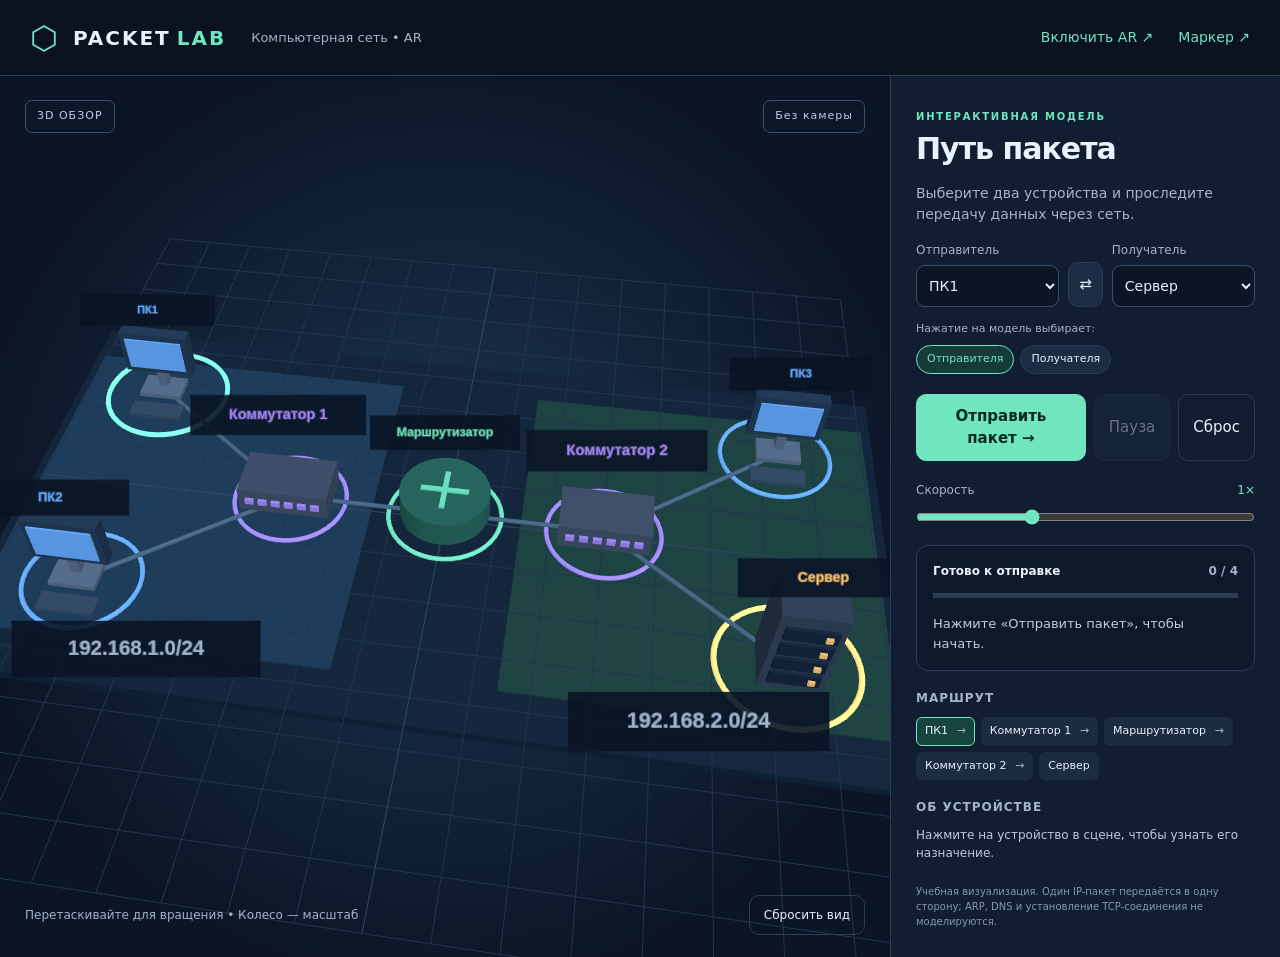
<file: ar-network/index.html>
<!doctype html>
<html lang="ru">
<head>
  <meta charset="utf-8">
  <meta name="viewport" content="width=device-width,initial-scale=1,viewport-fit=cover">
  <meta name="theme-color" content="#0b1220">
  <title>Packet Lab — сеть в дополненной реальности</title>
  <link rel="stylesheet" href="styles.css">
  <script defer src="vendor/aframe.min.js"></script>
  <script defer src="vendor/aframe-ar.js"></script>
  <script defer src="network.js"></script>
  <script defer src="app.js"></script>
</head>
<body>
  <header class="topbar"><a class="brand" href="index.html"><span class="logo">⬡</span> PACKET<span>LAB</span></a><span class="subtitle">Компьютерная сеть • AR</span><nav><a id="mode-link" href="?mode=ar">Включить AR ↗</a><a href="marker.html" target="_blank" rel="noopener">Маркер ↗</a></nav></header>
  <main>
    <section class="workspace" aria-label="Трёхмерная сеть">
      <div class="scene-top"><span id="mode-badge" class="badge">3D ОБЗОР</span><span id="tracking" class="badge">Без камеры</span></div>
      <div id="viewport"></div>
      <div id="welcome" class="welcome" hidden><span class="eyebrow">ДОПОЛНЕННАЯ РЕАЛЬНОСТЬ</span><h1>Поставьте сеть<br>на свой стол</h1><p>Откройте маркер на другом экране или распечатайте его. Затем включите камеру и наведите её на маркер.</p><button id="start-ar" class="primary">Включить камеру</button><p id="camera-message" role="status"></p></div>
      <div id="fatal" role="alert" hidden></div>
      <div class="scene-bottom"><span id="scene-hint">Перетаскивайте для вращения • Колесо — масштаб</span><button id="reset-view" class="ghost">Сбросить вид</button></div>
    </section>
    <aside class="panel">
      <div class="panel-heading"><div><span class="eyebrow">ИНТЕРАКТИВНАЯ МОДЕЛЬ</span><h1>Путь пакета</h1></div><button id="collapse" class="ghost" aria-expanded="true" aria-label="Свернуть панель">−</button></div>
      <div id="panel-body">
        <p class="intro">Выберите два устройства и проследите передачу данных через сеть.</p>
        <div class="selectors"><label>Отправитель<select id="source"></select></label><button id="swap" class="swap" title="Поменять устройства местами" aria-label="Поменять устройства местами">⇄</button><label>Получатель<select id="target"></select></label></div>
        <div class="selection-mode"><span>Нажатие на модель выбирает:</span><button id="pick-source" class="chip active" aria-pressed="true">Отправителя</button><button id="pick-target" class="chip" aria-pressed="false">Получателя</button></div>
        <div class="actions"><button id="send" class="primary">Отправить пакет →</button><button id="pause" disabled>Пауза</button><button id="reset" class="ghost">Сброс</button></div>
        <label class="speed-label" for="speed">Скорость <output id="speed-value">1×</output></label><input id="speed" type="range" min="0.5" max="2" step="0.25" value="1">
        <section class="status-card"><div class="status-head"><span id="state">Готово к отправке</span><span id="step-counter">0 / 0</span></div><progress id="progress" max="1" value="0" aria-label="Прогресс передачи"></progress><p id="explanation" role="status" aria-live="polite">Нажмите «Отправить пакет», чтобы начать.</p></section>
        <section class="route-section"><h2>Маршрут</h2><ol id="route"></ol></section>
        <section class="device-card"><h2 id="device-name">Об устройстве</h2><p id="device-description">Нажмите на устройство в сцене, чтобы узнать его назначение.</p></section>
        <p class="footnote">Учебная визуализация. Один IP-пакет передаётся в одну сторону; ARP, DNS и установление TCP-соединения не моделируются.</p>
      </div>
    </aside>
  </main>
  <noscript>Для работы проекта включите JavaScript в браузере.</noscript>
</body>
</html>
</file>
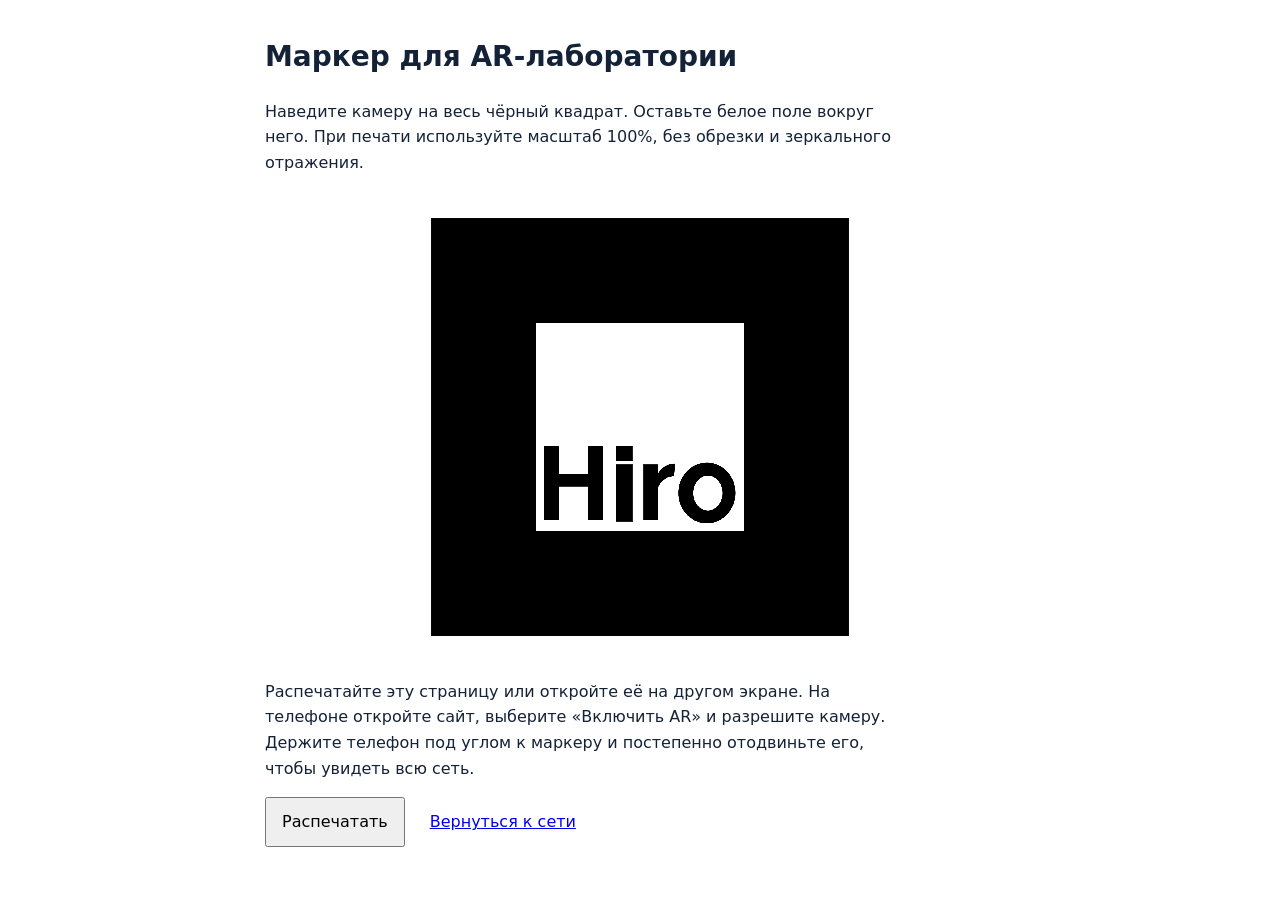
<file: ar-network/marker.html>
<!doctype html>
<html lang="ru"><head><meta charset="utf-8"><meta name="viewport" content="width=device-width,initial-scale=1"><title>Маркер Hiro — Packet Lab</title><style>
body{margin:35px auto;padding:0 24px;max-width:750px;color:#142238;font:16px/1.6 system-ui;background:white}h1{font-size:28px}img{display:block;width:120mm;max-width:90%;height:auto;margin:25px auto;image-rendering:pixelated}button,a{font:inherit;padding:10px 15px;margin-right:10px}button{cursor:pointer}p{max-width:650px}@media print{@page{size:A4;margin:20mm}body{margin:0;padding:0}.no-print{display:none}img{max-width:none;width:120mm}h1{font-size:22px}}
</style></head><body><h1>Маркер для AR-лаборатории</h1><p>Наведите камеру на весь чёрный квадрат. Оставьте белое поле вокруг него. При печати используйте масштаб 100%, без обрезки и зеркального отражения.</p><img src="assets/hiro.png" alt="Маркер Hiro с чёрной квадратной рамкой"><p class="no-print">Распечатайте эту страницу или откройте её на другом экране. На телефоне откройте сайт, выберите «Включить AR» и разрешите камеру. Держите телефон под углом к маркеру и постепенно отодвиньте его, чтобы увидеть всю сеть.</p><div class="no-print"><button onclick="window.print()">Распечатать</button><a href="index.html">Вернуться к сети</a></div></body></html>
</file>
<file: ar-network/styles.css>
:root{color-scheme:dark;--bg:#0b1220;--panel:#111d30;--ink:#e9f1fb;--muted:#a3b4ca;--line:#2a3d55;--mint:#70e5c0;--blue:#6eacff}*{box-sizing:border-box}body{margin:0;background:var(--bg);color:var(--ink);font:15px/1.5 system-ui,-apple-system,"Segoe UI",sans-serif}a{color:var(--mint);text-decoration:none}button,select,input{font:inherit}button,a,select,input{touch-action:manipulation}button{border:1px solid var(--line);border-radius:10px;padding:10px 14px;background:#1b2c43;color:var(--ink);cursor:pointer}button:hover{border-color:var(--mint)}button:disabled{opacity:.4;cursor:not-allowed}button:focus-visible,a:focus-visible,select:focus-visible{outline:3px solid var(--blue);outline-offset:3px}.topbar{height:76px;padding:0 30px;display:flex;gap:25px;align-items:center;border-bottom:1px solid var(--line);position:relative;z-index:5;background:var(--bg)}.brand{display:flex;align-items:center;font-weight:800;color:var(--ink);letter-spacing:2px;font-size:20px;gap:6px}.brand>span:last-child{color:var(--mint)}.logo{font-size:32px;color:var(--mint);margin-right:7px}.subtitle{color:var(--muted);font-size:13px}nav{margin-left:auto;display:flex;gap:25px;font-size:14px}main{display:grid;grid-template-columns:minmax(0,1fr) 390px;min-height:calc(100dvh - 76px)}.workspace{position:relative;min-height:620px;overflow:hidden;background:radial-gradient(ellipse at center,#1c3650,#0b1526 75%)}#viewport{position:absolute;inset:0}#viewport canvas{display:block;touch-action:none} .scene-top,.scene-bottom{position:absolute;left:25px;right:25px;display:flex;align-items:center;justify-content:space-between;gap:12px;z-index:2;pointer-events:none}.scene-top{top:24px}.scene-bottom{bottom:22px;font-size:12px;color:var(--muted)}.scene-bottom button{pointer-events:auto}.badge{font-size:11px;letter-spacing:1px;padding:7px 11px;border:1px solid #39506b;border-radius:7px;background:#0c172bd9;color:#bcd0e8}.badge.found{color:var(--mint);border-color:var(--mint)}.panel{padding:28px 25px;background:var(--panel);border-left:1px solid var(--line);z-index:4}.panel-heading{display:flex;align-items:center;justify-content:space-between}.eyebrow{font-size:10px;letter-spacing:1.8px;color:var(--mint);font-weight:700}h1{font-size:30px;letter-spacing:-1px;margin:4px 0 16px;line-height:1.2}h2{font-size:12px;letter-spacing:1px;text-transform:uppercase;margin:18px 0 10px;color:var(--muted)}p{margin:0 0 16px}.intro{color:var(--muted);font-size:14px}.selectors{display:flex;align-items:flex-end;gap:9px}label{display:block;font-size:12px;color:var(--muted)}.selectors label{flex:1;min-width:0}select{width:100%;margin-top:6px;background:#0b1526;color:var(--ink);padding:11px 8px;border:1px solid #39506b;border-radius:9px;font-size:14px}.swap{padding:10px}.selection-mode{display:flex;flex-wrap:wrap;gap:6px;margin:14px 0 20px;font-size:11px;color:var(--muted)}.selection-mode span{width:100%;margin-bottom:2px}.chip{font-size:11px;padding:5px 10px;border-radius:30px}.chip.active{color:var(--mint);border-color:var(--mint);background:#163b3a}.actions{display:flex;gap:8px;flex-wrap:wrap}.primary{background:var(--mint);color:#09291f;font-weight:700;border-color:var(--mint)}.actions .primary{flex:1}.ghost{background:transparent}.speed-label{display:flex;justify-content:space-between;margin-top:20px}output{color:var(--mint)}input[type=range]{width:100%;accent-color:var(--mint);margin:10px 0 20px}.status-card{padding:16px;border:1px solid var(--line);background:#0d182a;border-radius:12px}.status-head{display:flex;justify-content:space-between;gap:8px;font-size:12px;font-weight:600}#step-counter{color:var(--muted);white-space:nowrap}progress{width:100%;height:5px;appearance:none;margin:13px 0;background:var(--line);border:0}progress::-webkit-progress-bar{background:var(--line);border-radius:5px}progress::-webkit-progress-value{background:var(--mint);border-radius:5px}progress::-moz-progress-bar{background:var(--mint)}#explanation{font-size:13px;color:#c0cee0;margin:0;min-height:40px}#route{list-style:none;margin:0;padding:0;display:flex;flex-wrap:wrap;gap:6px;align-items:center}#route li{font-size:11px;background:#1b2b40;padding:5px 8px;border-radius:6px;border:1px solid transparent}#route li.done{color:var(--mint);border-color:#367564}#route li.current{border-color:var(--mint);background:#17443e}#route li:not(:last-child)::after{content:' →';color:var(--muted);margin-left:5px}.device-card p{font-size:12px;color:#bbcadc;margin:0}.footnote{font-size:10px;color:#8298b2;margin:22px 0 0}#collapse{display:none}.welcome{position:absolute;inset:0;z-index:3;background:#0c172bee;display:flex;flex-direction:column;align-items:center;justify-content:center;text-align:center;padding:40px}.welcome h1{font-size:44px;margin:18px 0}.welcome p{max-width:390px;color:var(--muted)}[hidden]{display:none!important}#fatal{position:absolute;z-index:8;inset:80px 25px auto;padding:24px;border:1px solid #fb9d9d;background:#391e2b;border-radius:12px}body.ar{background:transparent}body.ar .workspace{background:transparent}body.ar #viewport{z-index:0}body.ar .scene-top{top:12px}body.ar .scene-bottom{bottom:12px}body.ar #arjs-video{z-index:-1!important}body.ar a-scene{position:absolute!important;inset:0!important;width:100%!important;height:100%!important}body.ar .topbar{background:#0b1220e8}body.ar .scene-bottom span{background:#0b1220c9;padding:6px;border-radius:5px}body.ar .panel{background:#111d30f5}body.ar .workspace{min-height:620px}body.ar #viewport{position:fixed;inset:0;z-index:0}body.ar .scene-top{z-index:2}body.ar main{position:relative}body.ar .panel{position:relative}body.ar .welcome{z-index:3}body.ar #reset-view{display:none}
@media(max-width:950px){.subtitle{display:none}main{grid-template-columns:minmax(0,1fr) 345px}.panel{padding:22px 18px}.topbar{padding:0 20px}}
@media(max-width:700px){.topbar{height:62px;padding:0 14px;gap:5px}.brand{font-size:15px;letter-spacing:1px}.logo{font-size:25px;margin-right:2px}nav{gap:13px;font-size:11px}main{display:flex;flex-direction:column;min-height:calc(100dvh - 62px)}.workspace{min-height:0;height:48dvh;flex-shrink:0}.scene-top{top:15px;left:14px;right:14px}.scene-bottom{left:14px;right:14px;bottom:14px;font-size:10px}.scene-bottom button{font-size:10px;padding:7px}.badge{font-size:9px;padding:5px 8px}.panel{border-left:0;border-top:1px solid var(--line);padding:20px 18px}h1{font-size:27px;margin-bottom:10px}.intro{font-size:13px}.welcome{padding:65px 22px 20px}.welcome h1{font-size:34px}.welcome p{font-size:13px}#collapse{display:block}.panel-heading .eyebrow{font-size:9px}body.ar .workspace{height:calc(100dvh - 62px);min-height:0}body.ar .panel{position:fixed;bottom:0;left:0;right:0;max-height:48dvh;overflow:auto;border-radius:20px 20px 0 0;padding:14px 18px calc(14px + env(safe-area-inset-bottom));z-index:5}body.ar .panel-heading h1{font-size:20px;margin-bottom:5px}body.ar .scene-bottom{display:none}body.ar .welcome{padding-bottom:180px;position:fixed;inset:62px 0 0}body.ar .panel.collapsed{max-height:90px}.panel.collapsed #panel-body{display:none}body.ar .intro{margin:8px 0 12px}body.ar #fatal{position:fixed;top:120px;left:20px;right:20px;bottom:auto}}
</file>
